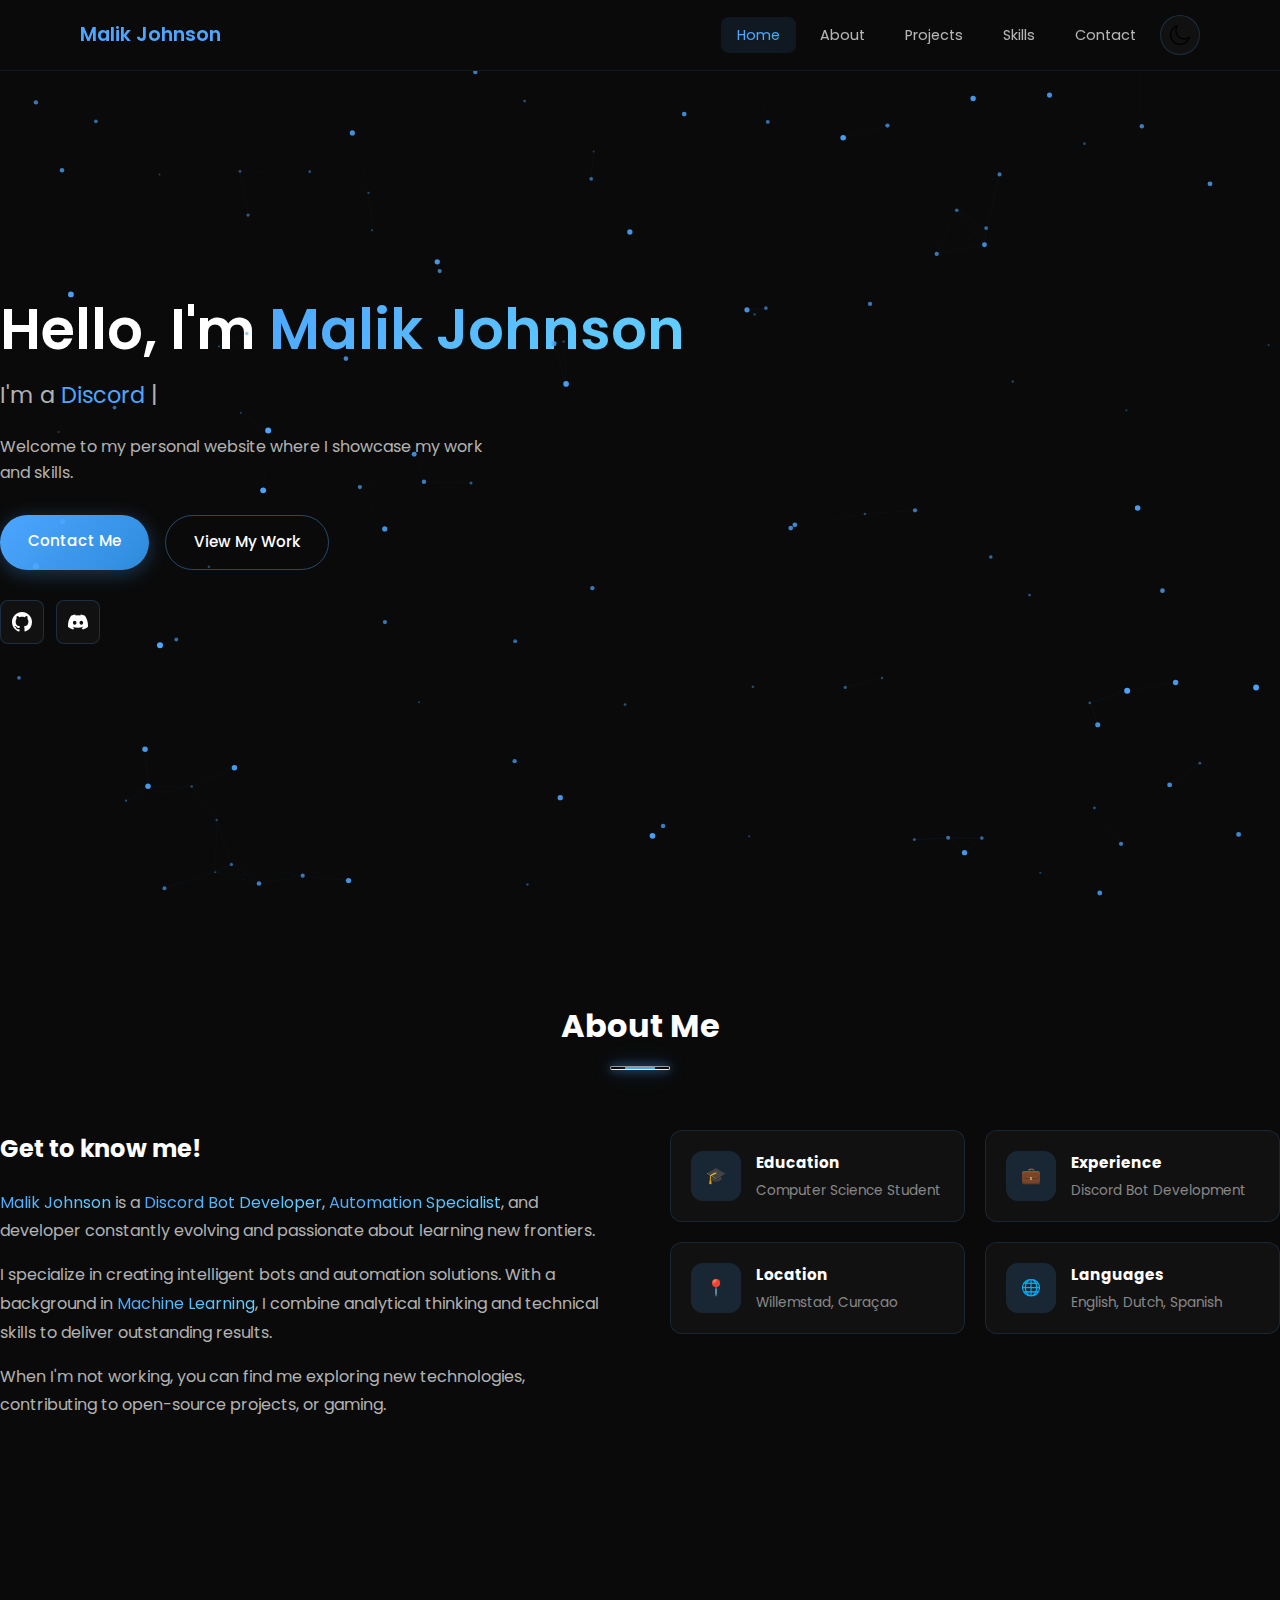
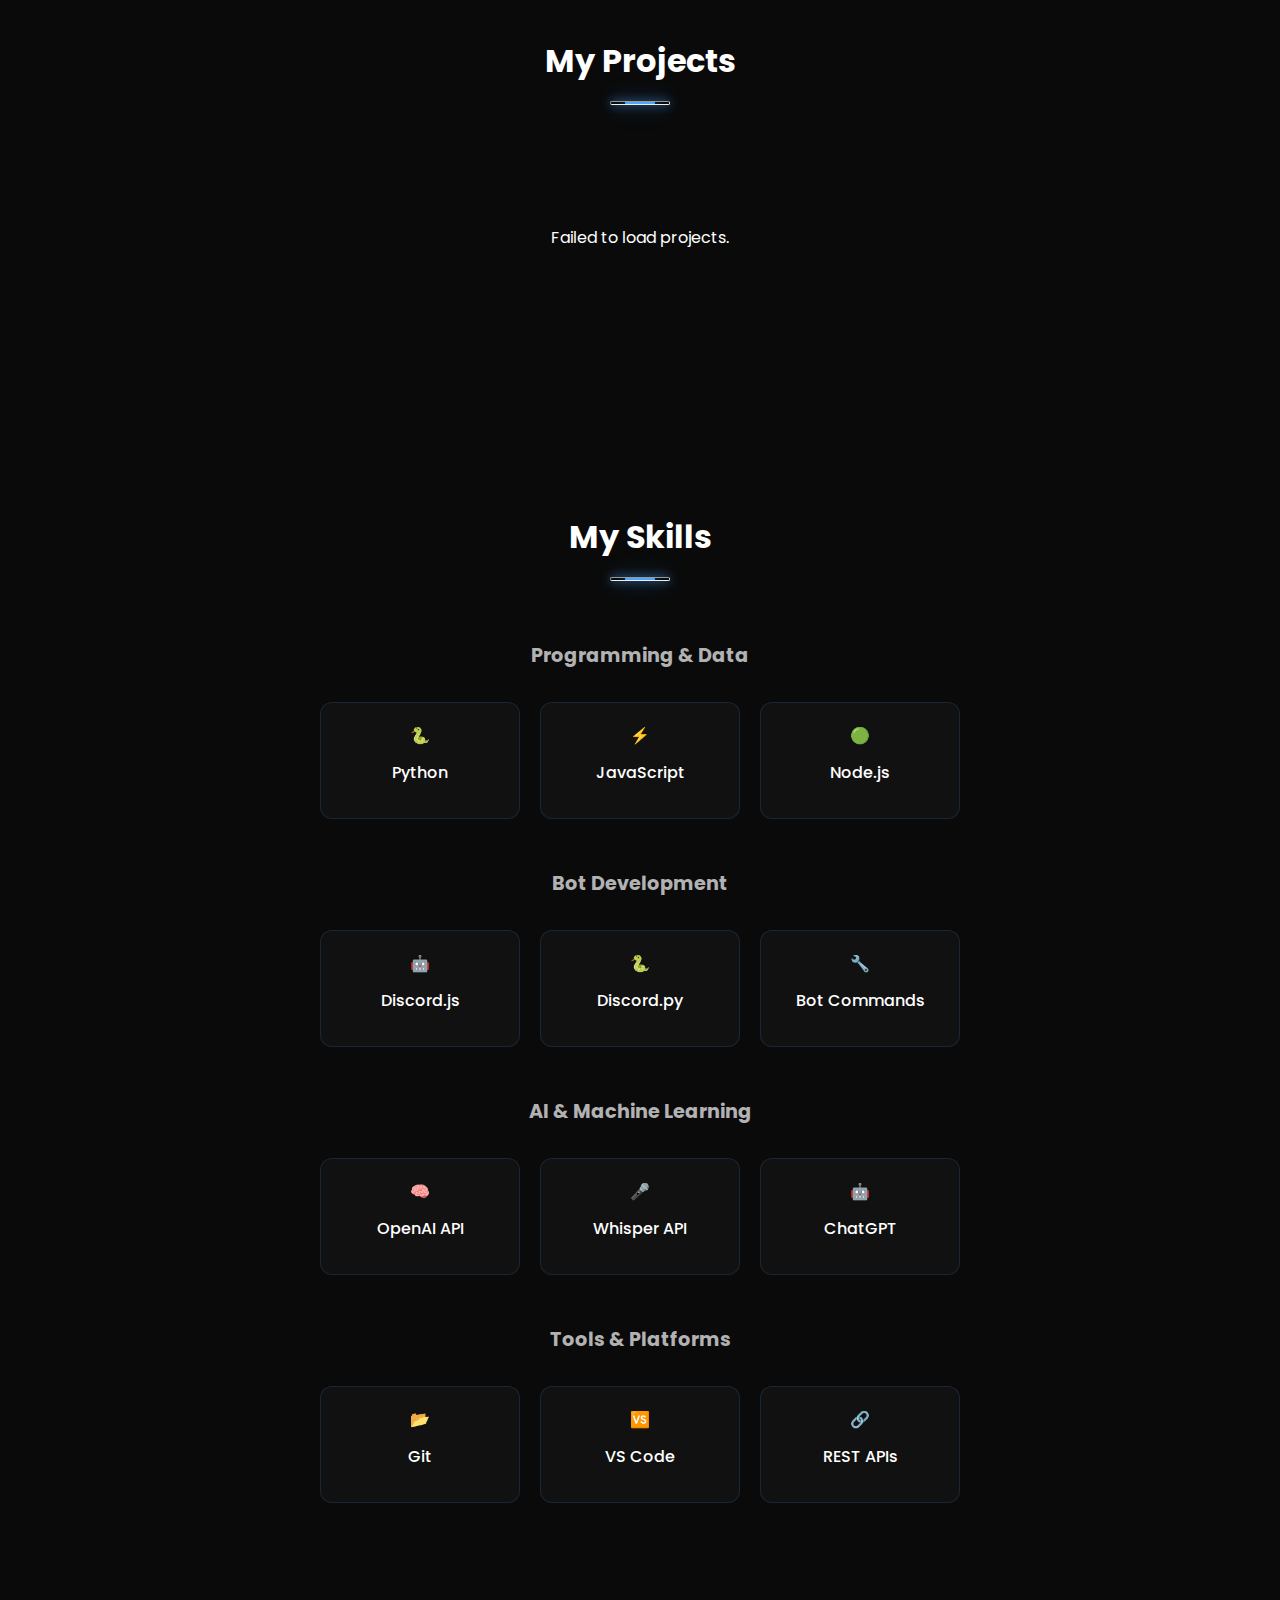
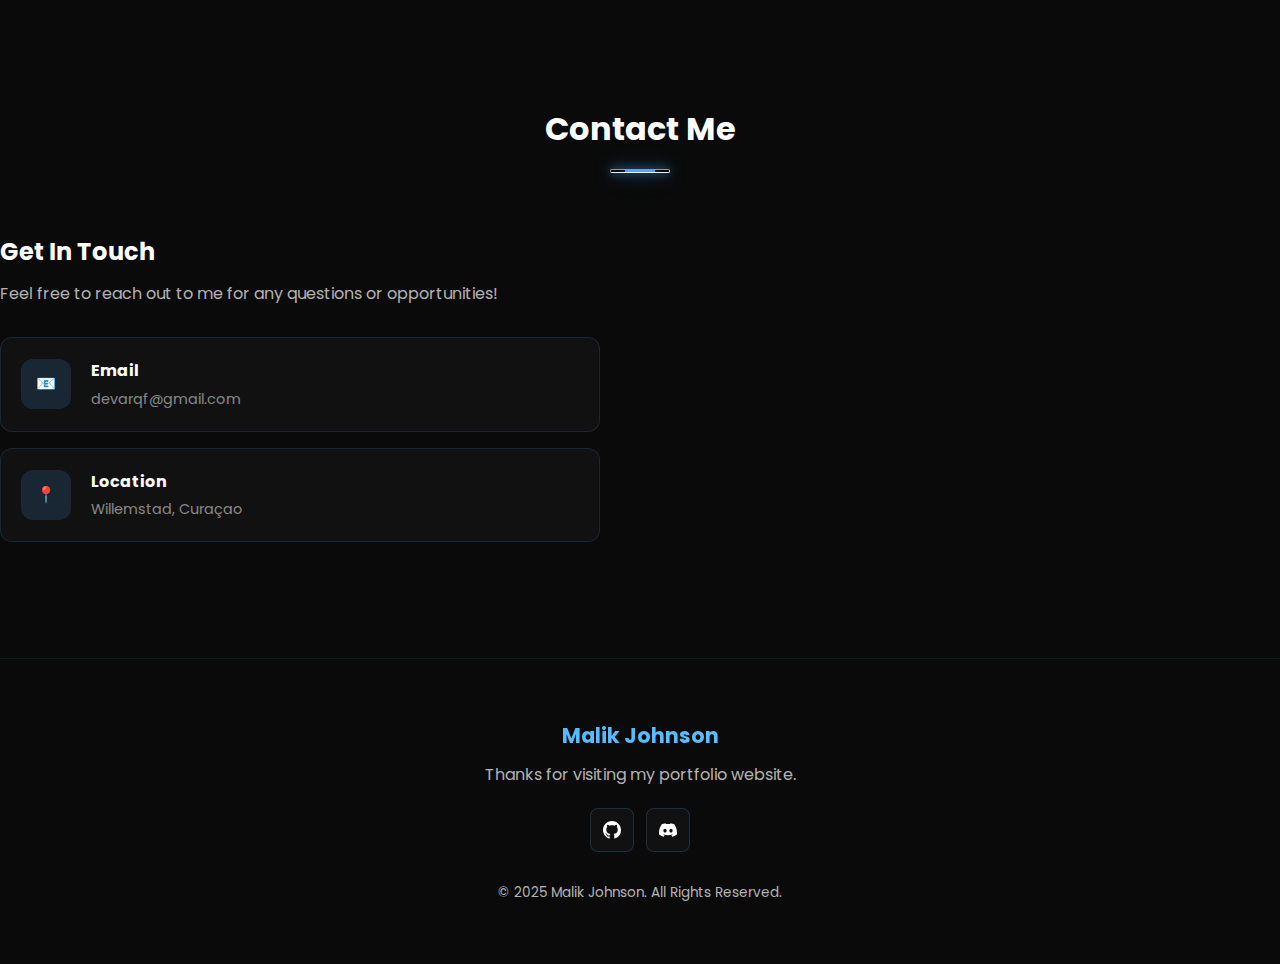
<file: index.html>
<!DOCTYPE html>
<html lang="en">
<head>
    <meta charset="UTF-8">
    <meta name="viewport" content="width=device-width, initial-scale=1.0">
    <title>Malik Johnson - Discord Bot Developer & Automation Specialist</title>
    <meta name="description" content="Discord bot developer specializing in automation, AI/ML integration, and API-based solutions.">
    <link rel="preconnect" href="https://fonts.googleapis.com">
    <link rel="preconnect" href="https://fonts.gstatic.com" crossorigin>
    <link rel="icon" href="DevArqf PFP.png" type="image/png">
    <link href="https://fonts.googleapis.com/css2?family=Poppins:wght@300;400;500;600;700&display=swap" rel="stylesheet">
    <link rel="stylesheet" href="style.css">
</head>
<body>
    <!-- Particle Canvas -->
    <canvas id="particles"></canvas>

    <!-- Navigation -->
    <nav class="navbar">
        <div class="nav-container">
            <a href="#home" class="nav-logo">Malik Johnson</a>
            <ul class="nav-menu">
                <li><a href="#home" class="nav-link active">Home</a></li>
                <li><a href="#about" class="nav-link">About</a></li>
                <li><a href="#projects" class="nav-link">Projects</a></li>
                <li><a href="#skills" class="nav-link">Skills</a></li>
                <li><a href="#contact" class="nav-link">Contact</a></li>
                <li><button id="theme-toggle" class="theme-btn" title="Toggle theme">🌙</button></li>
            </ul>
            <button class="menu-toggle" id="menu-toggle">
                <span></span><span></span><span></span>
            </button>
        </div>
    </nav>

    <div class="container">
        <!-- Hero Section -->
        <header id="home" class="hero">
            <div class="hero-content">
                <h1>Hello, I'm <span class="highlight">Malik Johnson</span></h1>
                <p class="subtitle">I'm a <span class="typed-text"></span><span class="cursor">|</span></p>
                <p class="description">
                    Welcome to my personal website where I showcase my work and skills.
                </p>
                <div class="hero-buttons">
                    <a href="mailto:devarqf@gmail.com" class="btn primary-btn">Contact Me</a>
                    <a href="#projects" class="btn secondary-btn">View My Work</a>
                </div>
                <div class="social-links">
                    <a href="https://github.com/DevArqf" class="social-link" target="_blank" rel="noopener" title="GitHub">
                        <svg width="20" height="20" viewBox="0 0 24 24" fill="currentColor">
                            <path d="M12 0C5.37 0 0 5.37 0 12c0 5.31 3.435 9.795 8.205 11.385.6.105.825-.255.825-.57 0-.285-.015-1.23-.015-2.235-3.015.555-3.795-.735-4.035-1.41-.135-.345-.72-1.41-1.23-1.695-.42-.225-1.02-.78-.015-.795.945-.015 1.62.87 1.845 1.23 1.08 1.815 2.805 1.305 3.495.99.105-.78.42-1.305.765-1.605-2.67-.3-5.46-1.335-5.46-5.925 0-1.305.465-2.385 1.23-3.225-.12-.3-.54-1.53.12-3.18 0 0 1.005-.315 3.3 1.23.96-.27 1.98-.405 3-.405s2.04.135 3 .405c2.295-1.56 3.3-1.23 3.3-1.23.66 1.65.24 2.88.12 3.18.765.84 1.23 1.905 1.23 3.225 0 4.605-2.805 5.625-5.475 5.925.435.375.81 1.095.81 2.22 0 1.605-.015 2.895-.015 3.3 0 .315.225.69.825.57A12.02 12.02 0 0024 12c0-6.63-5.37-12-12-12z"/>
                        </svg>
                    </a>
                    <a href="https://discord.com/users/899385550585364481" class="social-link" target="_blank" rel="noopener" title="Discord">
                        <svg width="20" height="20" viewBox="0 0 24 24" fill="currentColor">
                            <path d="M20.317 4.37a19.791 19.791 0 00-4.885-1.515.074.074 0 00-.079.037c-.21.375-.444.864-.608 1.25a18.27 18.27 0 00-5.487 0 12.64 12.64 0 00-.617-1.25.077.077 0 00-.079-.037A19.736 19.736 0 003.677 4.37a.07.07 0 00-.032.027C.533 9.046-.32 13.58.099 18.057a.082.082 0 00.031.057 19.9 19.9 0 005.993 3.03.078.078 0 00.084-.028c.462-.63.874-1.295 1.226-1.994a.076.076 0 00-.041-.106 13.107 13.107 0 01-1.872-.892.077.077 0 01-.008-.128 10.2 10.2 0 00.372-.292.074.074 0 01.077-.01c3.928 1.793 8.18 1.793 12.062 0a.074.074 0 01.078.01c.12.098.246.198.373.292a.077.077 0 01-.006.127 12.299 12.299 0 01-1.873.892.077.077 0 00-.041.107c.36.698.772 1.362 1.225 1.993a.076.076 0 00.084.028 19.839 19.839 0 006.002-3.03.077.077 0 00.032-.054c.5-5.177-.838-9.674-3.549-13.66a.061.061 0 00-.031-.03zM8.02 15.33c-1.183 0-2.157-1.085-2.157-2.419 0-1.333.956-2.419 2.157-2.419 1.21 0 2.176 1.096 2.157 2.42 0 1.333-.956 2.418-2.157 2.418zm7.975 0c-1.183 0-2.157-1.085-2.157-2.419 0-1.333.955-2.419 2.157-2.419 1.21 0 2.176 1.096 2.157 2.42 0 1.333-.946 2.418-2.157 2.418z"/>
                        </svg>
                    </a>
                </div>
            </div>
        </header>

        <!-- About Section -->
        <section id="about" class="section">
            <div class="section-header">
                <h2>About Me</h2>
                <hr class="underline"></hr>
            </div>
            <div class="about-content">
                <div class="about-text">
                    <h3>Get to know me!</h3>
                    <p><span class="highlight">Malik Johnson</span> is a <span class="highlight">Discord Bot Developer</span>, <span class="highlight">Automation Specialist</span>, and developer constantly evolving and passionate about learning new frontiers.</p>
                    <p>I specialize in creating intelligent bots and automation solutions. With a background in <span class="highlight">Machine Learning</span>, I combine analytical thinking and technical skills to deliver outstanding results.</p>
                    <p>When I'm not working, you can find me exploring new technologies, contributing to open-source projects, or gaming.</p>
                </div>
                <div class="about-cards">
                    <div class="about-card">
                        <div class="about-icon">🎓</div>
                        <div>
                            <h4>Education</h4>
                            <p>Computer Science Student</p>
                        </div>
                    </div>
                    <div class="about-card">
                        <div class="about-icon">💼</div>
                        <div>
                            <h4>Experience</h4>
                            <p>Discord Bot Development</p>
                        </div>
                    </div>
                    <div class="about-card">
                        <div class="about-icon">📍</div>
                        <div>
                            <h4>Location</h4>
                            <p>Willemstad, Curaçao</p>
                        </div>
                    </div>
                    <div class="about-card">
                        <div class="about-icon">🌐</div>
                        <div>
                            <h4>Languages</h4>
                            <p>English, Dutch, Spanish</p>
                        </div>
                    </div>
                </div>
            </div>
        </section>

        <!-- Projects Section -->
        <section id="projects" class="section">
            <div class="section-header">
                <h2>My Projects</h2>
                <hr class="underline"></hr>
            </div>
            <div class="project-grid" id="project-grid">
                <div class="loading">
                    <div class="spinner"></div>
                    <p>Loading projects from GitHub...</p>
                </div>
            </div>
        </section>

        <!-- Skills Section -->
        <section id="skills" class="section">
            <div class="section-header">
                <h2>My Skills</h2>
                <hr class="underline"></hr>
            </div>
            <div class="skills-container">
                <div class="skill-category">
                    <h3>Programming & Data</h3>
                    <div class="skills-grid">
                        <div class="skill-card"><div class="skill-icon">🐍</div><span>Python</span><div class="skill-bar"><div class="skill-progress" style="width:95%"></div></div></div>
                        <div class="skill-card"><div class="skill-icon">⚡</div><span>JavaScript</span><div class="skill-bar"><div class="skill-progress" style="width:90%"></div></div></div>
                        <div class="skill-card"><div class="skill-icon">🟢</div><span>Node.js</span><div class="skill-bar"><div class="skill-progress" style="width:88%"></div></div></div>
                    </div>
                </div>
                <div class="skill-category">
                    <h3>Bot Development</h3>
                    <div class="skills-grid">
                        <div class="skill-card"><div class="skill-icon">🤖</div><span>Discord.js</span><div class="skill-bar"><div class="skill-progress" style="width:95%"></div></div></div>
                        <div class="skill-card"><div class="skill-icon">🐍</div><span>Discord.py</span><div class="skill-bar"><div class="skill-progress" style="width:90%"></div></div></div>
                        <div class="skill-card"><div class="skill-icon">🔧</div><span>Bot Commands</span><div class="skill-bar"><div class="skill-progress" style="width:92%"></div></div></div>
                    </div>
                </div>
                <div class="skill-category">
                    <h3>AI & Machine Learning</h3>
                    <div class="skills-grid">
                        <div class="skill-card"><div class="skill-icon">🧠</div><span>OpenAI API</span><div class="skill-bar"><div class="skill-progress" style="width:85%"></div></div></div>
                        <div class="skill-card"><div class="skill-icon">🎤</div><span>Whisper API</span><div class="skill-bar"><div class="skill-progress" style="width:80%"></div></div></div>
                        <div class="skill-card"><div class="skill-icon">🤖</div><span>ChatGPT</span><div class="skill-bar"><div class="skill-progress" style="width:88%"></div></div></div>
                    </div>
                </div>
                <div class="skill-category">
                    <h3>Tools & Platforms</h3>
                    <div class="skills-grid">
                        <div class="skill-card"><div class="skill-icon">📂</div><span>Git</span><div class="skill-bar"><div class="skill-progress" style="width:90%"></div></div></div>
                        <div class="skill-card"><div class="skill-icon">🆚</div><span>VS Code</span><div class="skill-bar"><div class="skill-progress" style="width:95%"></div></div></div>
                        <div class="skill-card"><div class="skill-icon">🔗</div><span>REST APIs</span><div class="skill-bar"><div class="skill-progress" style="width:88%"></div></div></div>
                    </div>
                </div>
            </div>
        </section>

        <!-- Contact Section -->
        <section id="contact" class="section">
            <div class="section-header">
                <h2>Contact Me</h2>
                <hr class="underline"></hr>
            </div>
            <div class="contact-content">
                <div class="contact-info">
                    <h3>Get In Touch</h3>
                    <p>Feel free to reach out to me for any questions or opportunities!</p>
                    <div class="contact-item">
                        <div class="contact-icon">📧</div>
                        <div><h4>Email</h4><p>devarqf@gmail.com</p></div>
                    </div>
                    <div class="contact-item">
                        <div class="contact-icon">📍</div>
                        <div><h4>Location</h4><p>Willemstad, Curaçao</p></div>
                    </div>
                </div>
            </div>
        </section>

        <!-- Footer -->
        <footer class="footer">
            <h3 class="highlight">Malik Johnson</h3>
            <p>Thanks for visiting my portfolio website.</p>
            <div class="footer-social">
                <a href="https://github.com/DevArqf" class="social-link" target="_blank"><svg width="18" height="18" viewBox="0 0 24 24" fill="currentColor"><path d="M12 0C5.37 0 0 5.37 0 12c0 5.31 3.435 9.795 8.205 11.385.6.105.825-.255.825-.57 0-.285-.015-1.23-.015-2.235-3.015.555-3.795-.735-4.035-1.41-.135-.345-.72-1.41-1.23-1.695-.42-.225-1.02-.78-.015-.795.945-.015 1.62.87 1.845 1.23 1.08 1.815 2.805 1.305 3.495.99.105-.78.42-1.305.765-1.605-2.67-.3-5.46-1.335-5.46-5.925 0-1.305.465-2.385 1.23-3.225-.12-.3-.54-1.53.12-3.18 0 0 1.005-.315 3.3 1.23.96-.27 1.98-.405 3-.405s2.04.135 3 .405c2.295-1.56 3.3-1.23 3.3-1.23.66 1.65.24 2.88.12 3.18.765.84 1.23 1.905 1.23 3.225 0 4.605-2.805 5.625-5.475 5.925.435.375.81 1.095.81 2.22 0 1.605-.015 2.895-.015 3.3 0 .315.225.69.825.57A12.02 12.02 0 0024 12c0-6.63-5.37-12-12-12z"/></svg></a>
                <a href="https://discord.com/users/899385550585364481" class="social-link" target="_blank"><svg width="18" height="18" viewBox="0 0 24 24" fill="currentColor"><path d="M20.317 4.37a19.791 19.791 0 00-4.885-1.515.074.074 0 00-.079.037c-.21.375-.444.864-.608 1.25a18.27 18.27 0 00-5.487 0 12.64 12.64 0 00-.617-1.25.077.077 0 00-.079-.037A19.736 19.736 0 003.677 4.37a.07.07 0 00-.032.027C.533 9.046-.32 13.58.099 18.057a.082.082 0 00.031.057 19.9 19.9 0 005.993 3.03.078.078 0 00.084-.028c.462-.63.874-1.295 1.226-1.994a.076.076 0 00-.041-.106 13.107 13.107 0 01-1.872-.892.077.077 0 01-.008-.128 10.2 10.2 0 00.372-.292.074.074 0 01.077-.01c3.928 1.793 8.18 1.793 12.062 0a.074.074 0 01.078.01c.12.098.246.198.373.292a.077.077 0 01-.006.127 12.299 12.299 0 01-1.873.892.077.077 0 00-.041.107c.36.698.772 1.362 1.225 1.993a.076.076 0 00.084.028 19.839 19.839 0 006.002-3.03.077.077 0 00.032-.054c.5-5.177-.838-9.674-3.549-13.66a.061.061 0 00-.031-.03zM8.02 15.33c-1.183 0-2.157-1.085-2.157-2.419 0-1.333.956-2.419 2.157-2.419 1.21 0 2.176 1.096 2.157 2.42 0 1.333-.956 2.418-2.157 2.418zm7.975 0c-1.183 0-2.157-1.085-2.157-2.419 0-1.333.955-2.419 2.157-2.419 1.21 0 2.176 1.096 2.157 2.42 0 1.333-.946 2.418-2.157 2.418z"/></svg></a>
            </div>
            <p class="copyright">© 2025 Malik Johnson. All Rights Reserved.</p>
        </footer>
    </div>

    <script src="script.js"></script>
</body>
</html>
</file>
<file: style.css>
* {
    margin: 0;
    padding: 0;
    box-sizing: border-box;
}

:root {
    --primary: #4da6ff;
    --primary-dark: #2d8bdb;
    --primary-light: #7ec4ff;
    --bg-dark: #0a0a0a;
    --bg-card: #111111;
    --bg-card-hover: #1a1a1a;
    --text-primary: #ffffff;
    --text-secondary: rgba(255, 255, 255, 0.7);
    --text-muted: rgba(255, 255, 255, 0.5);
    --accent: #64d2ff;
    --nav-bg: rgba(10, 10, 10, 0.9);
}

[data-theme="light"] {
    --bg-dark: #f5f5f5;
    --bg-card: #ffffff;
    --bg-card-hover: #f0f0f0;
    --text-primary: #1a1a1a;
    --text-secondary: rgba(0, 0, 0, 0.7);
    --text-muted: rgba(0, 0, 0, 0.5);
    --nav-bg: rgba(245, 245, 245, 0.9);
}

body {
    font-family: 'Poppins', sans-serif;
    background: var(--bg-dark);
    color: var(--text-primary);
    line-height: 1.6;
    overflow-x: hidden;
    transition: background 0.3s, color 0.3s;
    display: flex;
    flex-direction: column;
    min-height: 100svh;
}

#particles {
    position: fixed;
    top: 0;
    left: 0;
    width: 100%;
    height: 100%;
    z-index: 0;
    pointer-events: none;
}

/* Header and Navbar */
.header {
    z-index: 1000;
}

.navbar {
    position: fixed;
    top: 0;
    left: 0;
    right: 0;
    background: var(--nav-bg);
    backdrop-filter: blur(10px);
    border-bottom: 1px solid rgba(77, 166, 255, 0.1);
}

.nav-container {
    max-width: 1200px;
    margin: 0 auto;
    padding: 15px 40px;
    display: flex;
    justify-content: space-between;
    align-items: center;
}

.nav-logo {
    font-size: 1.2rem;
    font-weight: 600;
    color: var(--primary);
    text-decoration: none;
}

.nav-menu {
    display: flex;
    align-items: center;
    gap: 8px;
    list-style: none;
}

.nav-link {
    color: var(--text-secondary);
    text-decoration: none;
    padding: 8px 16px;
    border-radius: 8px;
    font-size: 0.9rem;
    transition: all 0.3s;
}

.nav-link:hover, .nav-link.active {
    color: var(--primary);
    background: rgba(77, 166, 255, 0.1);
}

.theme-btn {
    background: var(--bg-card);
    border: 1px solid rgba(77, 166, 255, 0.2);
    color: var(--text-primary);
    width: 40px;
    height: 40px;
    border-radius: 50%;
    cursor: pointer;
    font-size: 1rem;
    transition: all 0.3s;
    display: flex;
    align-items: center;
    justify-content: center;
}

.theme-btn:hover {
    background: var(--primary);
}

.theme-btn img {
    width: 20px;
    height: 20px;
}

.menu-toggle {
    display: none;
    flex-direction: column;
    gap: 5px;
    background: none;
    border: none;
    cursor: pointer;
}

.menu-toggle span {
    width: 25px;
    height: 2px;
    background: var(--text-primary);
    transition: 0.3s;
}

main {
    max-width: 1200px;
    margin: 0 auto;
    padding: 0 40px;
    position: relative;
    z-index: 1;
    flex: 1;
}

/* Hero */
.hero {
    min-height: min(62.5rem, 100svh);
    display: flex;
    align-items: center;
    padding: 120px 0 80px;
}

.hero-content { max-width: 700px; }

h1 {
    font-size: clamp(2rem, 5vw, 3.5rem);
    font-weight: 600;
    margin-bottom: 15px;
    line-height: 1.2;
}

.highlight {
    color: var(--primary);
    background: linear-gradient(135deg, var(--primary), var(--accent));
    -webkit-background-clip: text;
    -webkit-text-fill-color: transparent;
    background-clip: text;
}

.subtitle {
    font-size: 1.4rem;
    color: var(--text-secondary);
    margin-bottom: 20px;
}

.typed-text { color: var(--primary); }
.cursor { animation: blink 1s infinite; }
@keyframes blink { 0%,100%{opacity:1} 50%{opacity:0} }

.description {
    font-size: 1rem;
    color: var(--text-secondary);
    margin-bottom: 30px;
    max-width: 500px;
}

.hero-buttons {
    display: flex;
    gap: 16px;
    margin-bottom: 30px;
}

.btn {
    padding: 14px 28px;
    border-radius: 50px;
    font-size: 0.95rem;
    font-weight: 500;
    text-decoration: none;
    transition: all 0.3s;
}

.primary-btn {
    background: linear-gradient(135deg, var(--primary), var(--primary-dark));
    color: #fff;
    box-shadow: 0 4px 20px rgba(77, 166, 255, 0.3);
}

.primary-btn:hover {
    transform: translateY(-3px);
    box-shadow: 0 8px 30px rgba(77, 166, 255, 0.4);
}

.secondary-btn {
    background: transparent;
    color: var(--text-primary);
    border: 1px solid rgba(77, 166, 255, 0.4);
}

.secondary-btn:hover {
    background: rgba(77, 166, 255, 0.1);
    border-color: var(--primary);
}

.social-links {
    display: flex;
    gap: 12px;
}

.social-link {
    width: 44px;
    height: 44px;
    border-radius: 8px;
    background: var(--bg-card);
    border: 1px solid rgba(77, 166, 255, 0.2);
    color: var(--text-primary);
    display: flex;
    align-items: center;
    justify-content: center;
    transition: all 0.3s;
}

.social-link:hover {
    background: var(--primary);
    transform: translateY(-3px);
}

/* Sections */
.section { padding: 100px 0; }

.section-header {
    text-align: center;
    margin-bottom: 60px;
}

.section-header h2 {
    font-size: 2rem;
    margin-bottom: 15px;
}

.underline {
    width: 60px;
    height: 4px;
    background: transparent;
    margin: 0 auto;
    position: relative;
    box-shadow: 
        0 0 10px rgba(77, 166, 255, 0.6),
        0 0 20px rgba(77, 166, 255, 0.4),
        0 0 30px rgba(77, 166, 255, 0.2),
        0 0 40px rgba(77, 166, 255, 0.1);
    border-radius: 2px;
}

.underline::before {
    content: '';
    position: absolute;
    top: 50%;
    left: 50%;
    width: 30px;
    height: 4px;
    background: var(--primary);
    transform: translate(-50%, -50%);
    border-radius: 2px;
    z-index: 1;
}

.underline::after {
    content: '';
    position: absolute;
    top: -4px;
    left: -4px;
    right: -4px;
    bottom: -4px;
    background: radial-gradient(circle, rgba(77, 166, 255, 0.3) 0%, transparent 70%);
    border-radius: 6px;
    z-index: -1;
}

/* About */
.about-content {
    display: grid;
    grid-template-columns: 1fr 1fr;
    gap: 60px;
    align-items: start;
}

.about-text h3 {
    font-size: 1.5rem;
    margin-bottom: 20px;
}

.about-text p {
    color: var(--text-secondary);
    margin-bottom: 15px;
    line-height: 1.8;
}

.about-cards {
    display: grid;
    grid-template-columns: 1fr 1fr;
    gap: 20px;
}

.about-card {
    background: var(--bg-card);
    border: 1px solid rgba(77, 166, 255, 0.15);
    border-radius: 12px;
    padding: 20px;
    display: flex;
    gap: 15px;
    align-items: center;
    transition: all 0.3s;
    cursor: default;
    pointer-events: none;
}

.about-card:hover {
    border-color: rgba(77, 166, 255, 0.15);
}

.about-icon {
    width: 50px;
    height: 50px;
    background: rgba(77, 166, 255, 0.15);
    border-radius: 12px;
    display: flex;
    align-items: center;
    justify-content: center;
}

.about-icon img {
    width: 24px;
    height: 24px;
}

.about-card h4 {
    font-size: 0.95rem;
    margin-bottom: 4px;
}

.about-card p {
    font-size: 0.85rem;
    color: var(--text-muted);
}

/* Projects */
.project-grid {
    display: grid;
    grid-template-columns: repeat(auto-fill, minmax(350px, 1fr));
    gap: 24px;
}

.project-card {
    background: var(--bg-card);
    border: 1px solid rgba(77, 166, 255, 0.15);
    border-radius: 16px;
    overflow: hidden;
    transition: all 0.3s;
    cursor: default;
}

.project-card:hover {
    border-color: rgba(77, 166, 255, 0.4);
    box-shadow: 0 20px 40px rgba(0, 0, 0, 0.3);
}

.project-image {
    width: 100%;
    aspect-ratio: 16/9;
    background: linear-gradient(135deg, var(--bg-card-hover), var(--bg-dark));
    display: flex;
    align-items: center;
    justify-content: center;
    overflow: hidden;
}

.project-image img {
    max-width: 100%;
    max-height: 100%;
    object-fit: contain;
    object-position: center;
}

.project-placeholder {
    font-size: 4rem;
    opacity: 0.3;
}

.project-info { padding: 24px; }

.project-title {
    font-size: 1.2rem;
    font-weight: 600;
    margin-bottom: 12px;
}

.project-desc {
    font-size: 0.9rem;
    color: var(--text-secondary);
    line-height: 1.7;
    margin-bottom: 16px;
}

.project-tags {
    display: flex;
    flex-wrap: wrap;
    gap: 8px;
    margin-bottom: 20px;
}

.project-tags span {
    padding: 6px 14px;
    background: rgba(77, 166, 255, 0.1);
    border: 1px solid rgba(77, 166, 255, 0.2);
    border-radius: 20px;
    font-size: 0.8rem;
    color: var(--primary-light);
}

.project-divider {
    border: none;
    height: 1px;
    background: var(--text-muted);
    margin: 16px 0;
}

.project-link {
    display: inline-flex;
    align-items: center;
    gap: 8px;
    color: var(--primary);
    text-decoration: none;
    font-size: 0.9rem;
    font-weight: 500;
    transition: all 0.3s;
}

.project-link:hover { gap: 12px; }

.project-link svg {
    width: 18px;
    height: 18px;
}

/* Skills */
.skills-container { display: grid; gap: 50px; }

.skill-category h3 {
    text-align: center;
    font-size: 1.2rem;
    margin-bottom: 30px;
    color: var(--text-secondary);
}

.skills-grid {
    display: flex;
    flex-wrap: wrap;
    justify-content: center;
    gap: 20px;
}

.skill-card {
    background: var(--bg-card);
    border: 1px solid rgba(77, 166, 255, 0.15);
    border-radius: 12px;
    padding: 20px;
    transition: all 0.3s;
    text-align: center;
    cursor: default;
    pointer-events: none;
    flex: 0 0 auto;
    width: 200px;
}

.skill-card:hover {
    border-color: rgba(77, 166, 255, 0.15);
}

.skill-icon {
    margin-bottom: 12px;
    display: flex;
    align-items: center;
    justify-content: center;
}

.skill-icon img {
    width: 32px;
    height: 32px;
}

.skill-card span {
    display: block;
    font-weight: 500;
    margin-bottom: 12px;
}

/* Contact */
.contact-content { max-width: 600px; }

.contact-info h3 {
    font-size: 1.5rem;
    margin-bottom: 10px;
}

.contact-info > p {
    color: var(--text-secondary);
    margin-bottom: 30px;
}

.contact-item {
    display: flex;
    align-items: center;
    gap: 20px;
    background: var(--bg-card);
    border: 1px solid rgba(77, 166, 255, 0.15);
    border-radius: 12px;
    padding: 20px;
    margin-bottom: 16px;
}

.contact-icon {
    width: 50px;
    height: 50px;
    background: rgba(77, 166, 255, 0.15);
    border-radius: 12px;
    display: flex;
    align-items: center;
    justify-content: center;
}

.contact-icon img {
    width: 24px;
    height: 24px;
}

.contact-item h4 { margin-bottom: 4px; }
.contact-item p { color: var(--text-muted); font-size: 0.9rem; }

/* Footer */
.footer {
    text-align: center;
    padding: 60px 20px 40px;
    border-top: 1px solid rgba(77, 166, 255, 0.1);
    margin-top: auto;
}

.footer h3 { font-size: 1.3rem; margin-bottom: 10px; }
.footer > p { color: var(--text-secondary); margin-bottom: 20px; }

.footer-social {
    display: flex;
    justify-content: center;
    gap: 12px;
    margin-bottom: 30px;
}

.copyright {
    font-size: 0.85rem;
    color: var(--text-muted);
}

/* Loading */
.loading {
    grid-column: 1 / -1;
    text-align: center;
    padding: 60px;
}

.spinner {
    width: 40px;
    height: 40px;
    border: 3px solid var(--bg-card);
    border-top-color: var(--primary);
    border-radius: 50%;
    margin: 0 auto 20px;
    animation: spin 1s linear infinite;
}

@keyframes spin { to { transform: rotate(360deg); } }

/* Responsive */
@media (max-width: 900px) {
    .about-content { grid-template-columns: 1fr; }
    .about-cards { grid-template-columns: 1fr 1fr; }
}

@media (max-width: 768px) {
    main { padding: 0 20px; }
    .nav-container { padding: 15px 20px; }
    .nav-menu {
        position: fixed;
        left: 0;
        right: 0;
        background: var(--nav-bg);
        flex-direction: column;
        padding: 0;
        gap: 0;
        transform: translateY(-100%);
        transition: transform 0.3s ease-in-out;
        height: 0;
        overflow: hidden;
    }
    .nav-menu.active { 
        transform: translateY(0); 
        height: auto;
        padding: 20px 0;
        gap: 10px;
    }
    .menu-toggle { display: flex; }
    .hero-buttons { flex-direction: column; }
    .about-cards { grid-template-columns: 1fr; }
    .project-grid { grid-template-columns: 1fr; }
    .skills-grid { flex-direction: row; flex-wrap: wrap; }
    .skill-card { width: calc(50% - 10px); }
}
</file>
